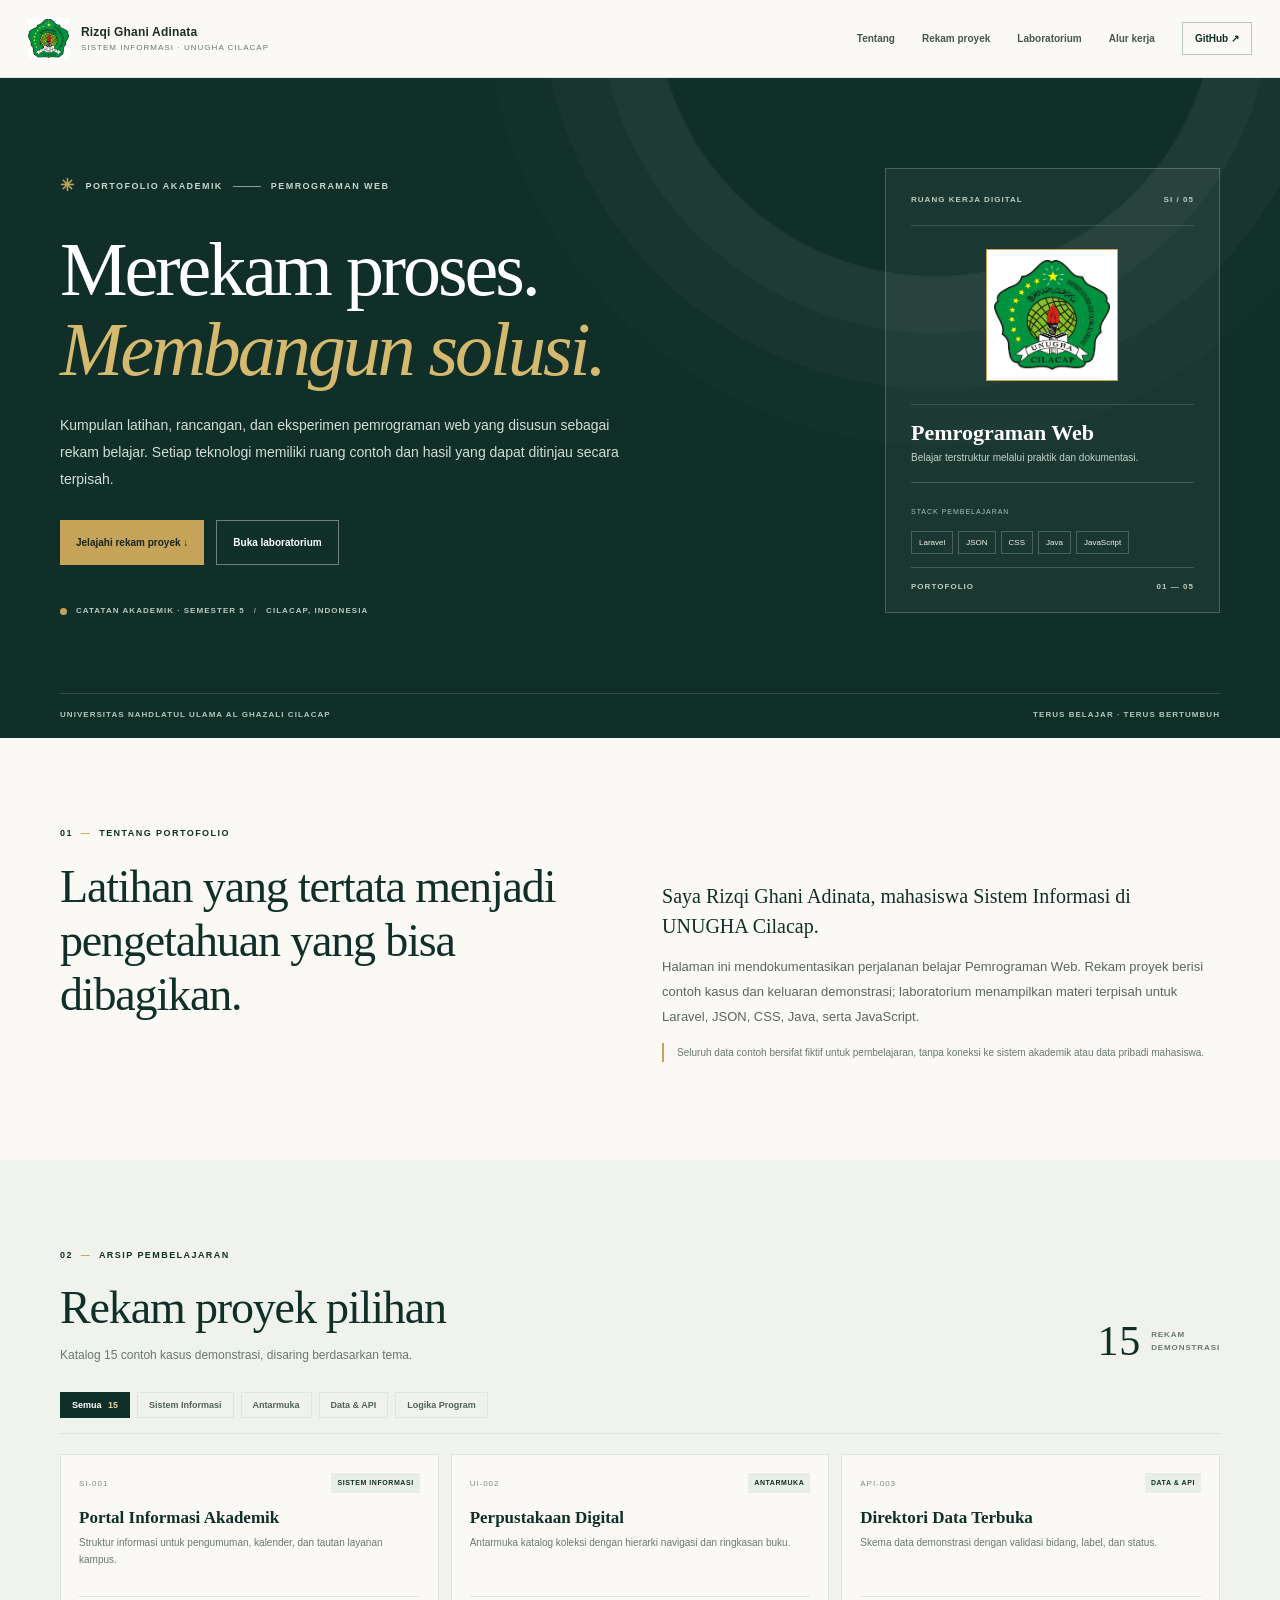
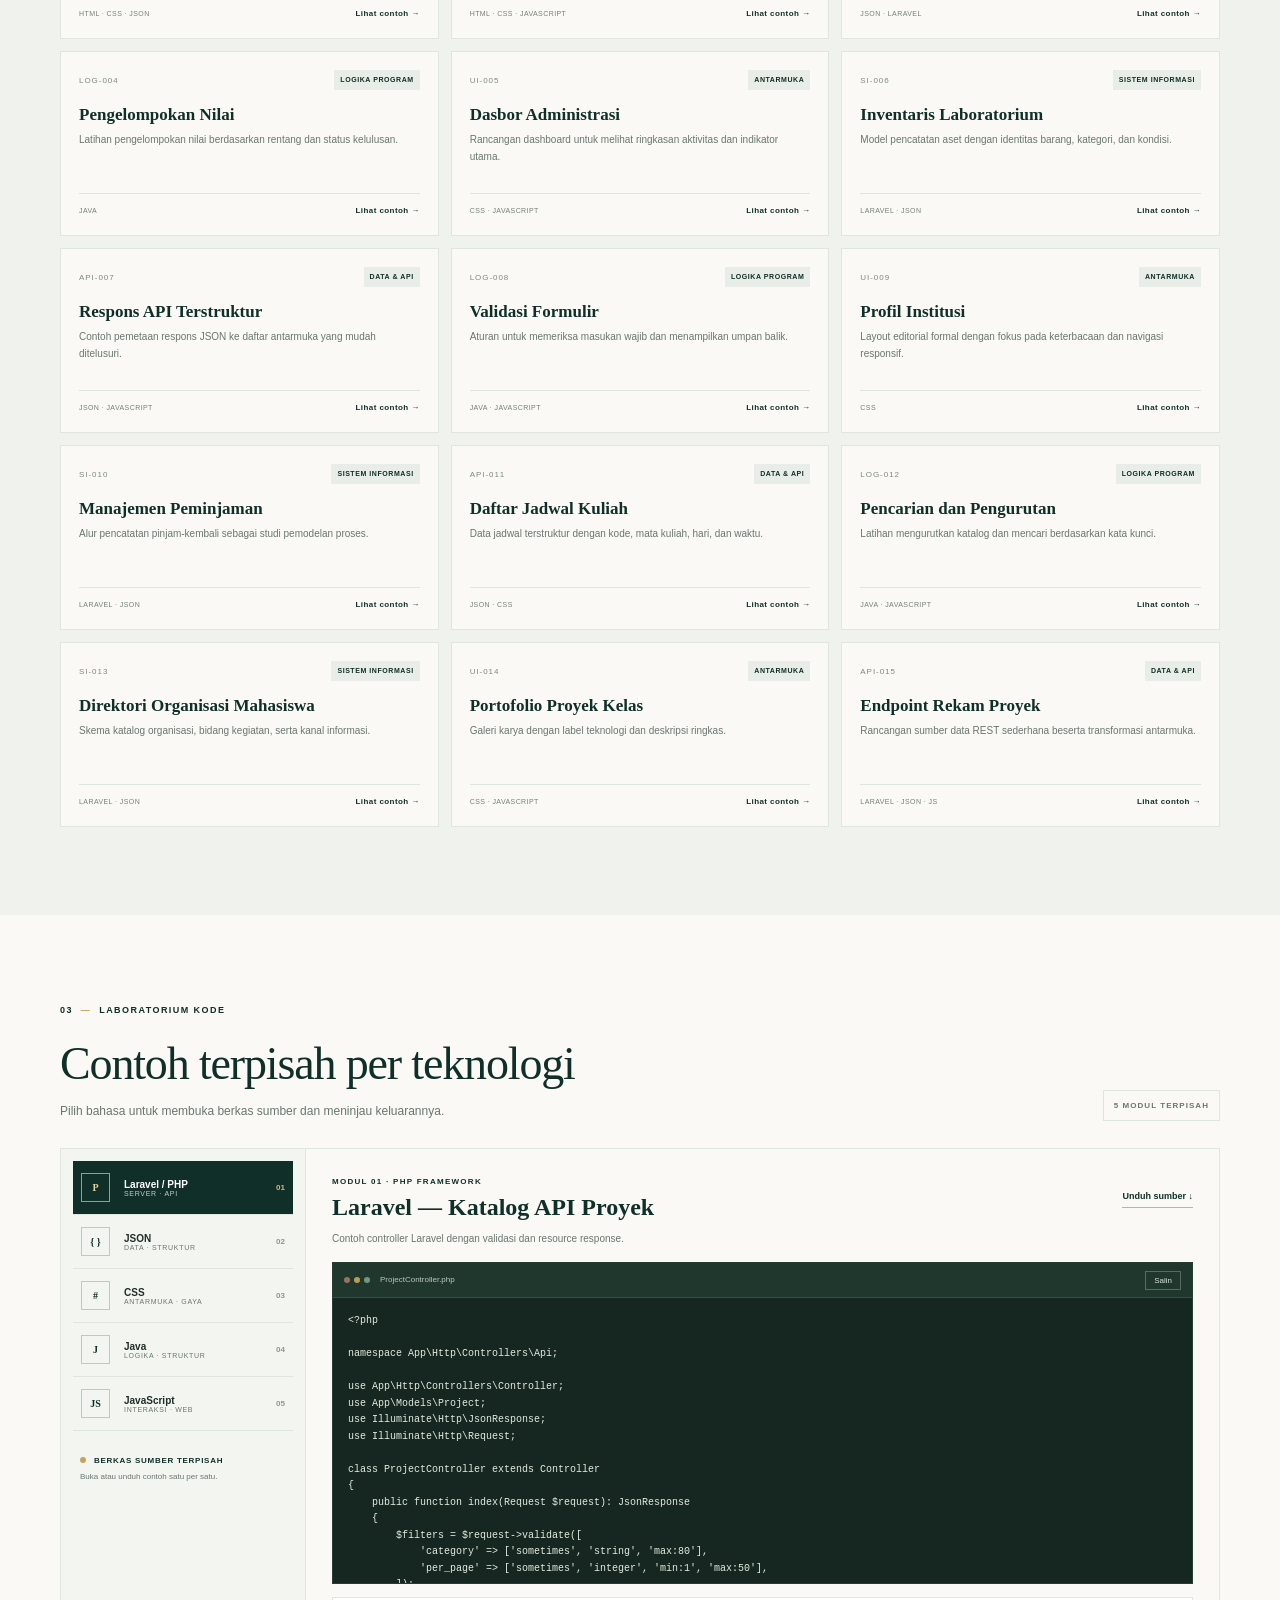
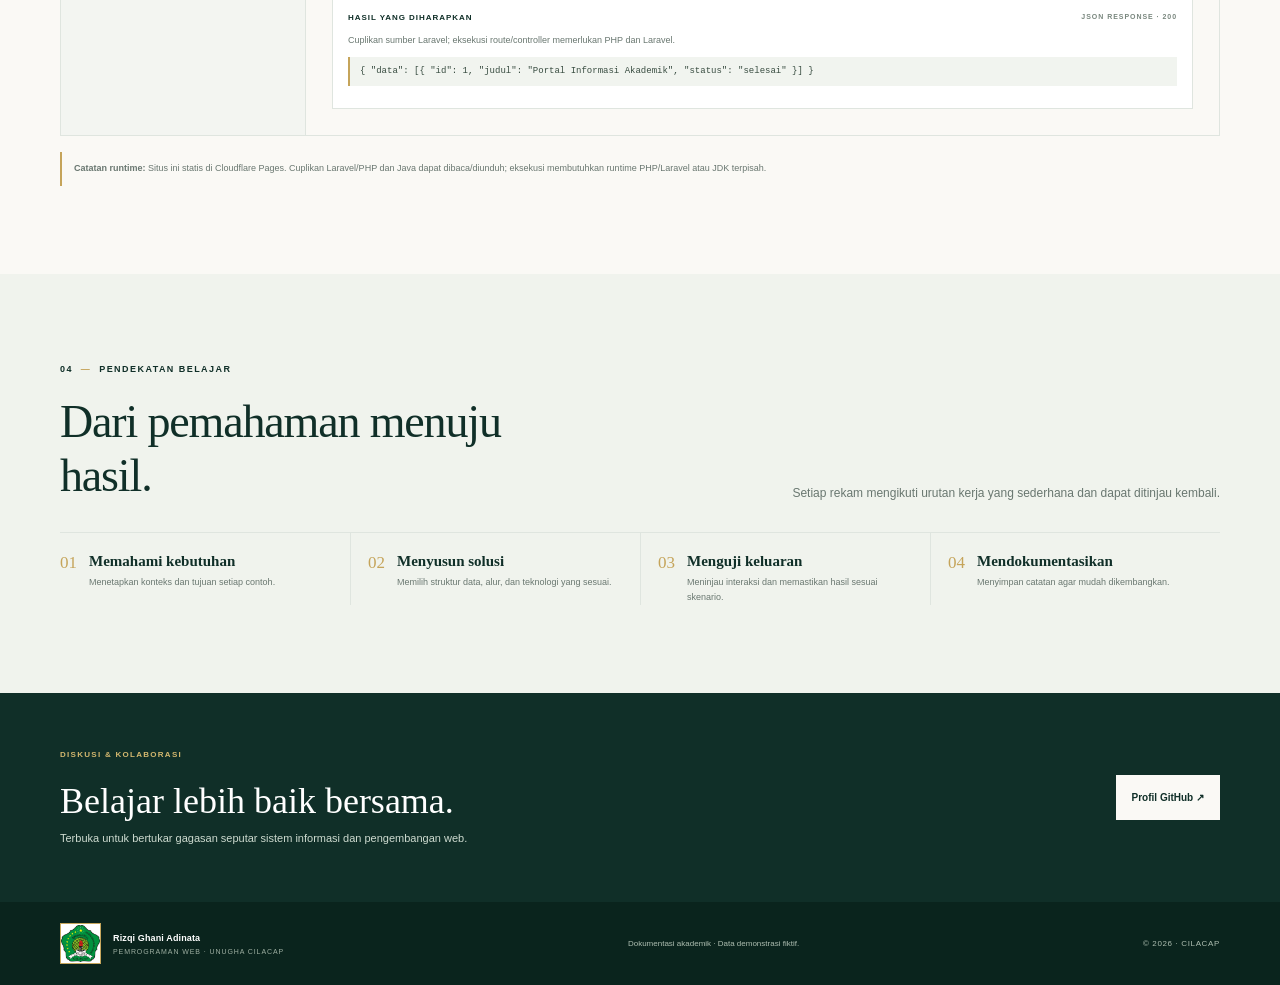
<file: index.html>
<!doctype html>
<html lang="id">
<head>
<meta charset="utf-8"><meta name="viewport" content="width=device-width,initial-scale=1"><meta name="theme-color" content="#102f28">
<meta name="description" content="Portofolio akademik Rizqi Ghani Adinata: rekam proyek Pemrograman Web dengan Laravel, JSON, CSS, Java, dan JavaScript.">
<meta property="og:title" content="Rizqi Ghani Adinata | Portofolio Pemrograman Web"><meta property="og:description" content="Rekam proyek akademik dengan contoh kode dan pratinjau terpisah menurut teknologi.">
<link rel="icon" href="./favicon.svg" type="image/svg+xml"><link rel="stylesheet" href="./style.css"><script src="./app.js" defer></script>
<title>Portofolio Pemrograman Web | Rizqi Ghani Adinata</title>
</head>
<body>
<a class="skip-link" href="#main">Lewati ke konten utama</a>
<header class="topbar"><a class="brand" href="#home" aria-label="Beranda"><span class="brand-mark"><img src="unugha-logo.jpg" alt="Logo resmi UNUGHA Cilacap"></span><span class="brand-copy"><strong>Rizqi Ghani Adinata</strong><small>SISTEM INFORMASI · UNUGHA CILACAP</small></span></a><nav class="main-nav" aria-label="Navigasi utama"><a href="#tentang">Tentang</a><a href="#rekam">Rekam proyek</a><a href="#laboratorium">Laboratorium</a><a href="#alur">Alur kerja</a><a class="nav-contact" href="https://github.com/ghani24ep10007-spec" target="_blank" rel="noreferrer">GitHub ↗</a></nav></header>
<main id="main">
<section class="hero" id="home"><div class="hero-grid wrap"><div class="hero-content"><p class="kicker"><span class="kicker-mark">✳</span> PORTOFOLIO AKADEMIK <i></i> PEMROGRAMAN WEB</p><h1>Merekam proses.<br><em>Membangun solusi.</em></h1><p class="hero-lead">Kumpulan latihan, rancangan, dan eksperimen pemrograman web yang disusun sebagai rekam belajar. Setiap teknologi memiliki ruang contoh dan hasil yang dapat ditinjau secara terpisah.</p><div class="hero-actions"><a class="button button-gold" href="#rekam">Jelajahi rekam proyek ↓</a><a class="button button-outline" href="#laboratorium">Buka laboratorium</a></div><div class="hero-footnote"><span class="status-dot"></span> CATATAN AKADEMIK · SEMESTER 5 <i>/</i> CILACAP, INDONESIA</div></div>
<aside class="hero-panel" aria-label="Ringkasan teknologi"><div class="panel-head"><span>RUANG KERJA DIGITAL</span><span>SI / 05</span></div><div class="panel-monogram"><img src="unugha-logo.jpg" alt="Logo resmi Universitas Nahdlatul Ulama Al Ghazali Cilacap"><i></i><b></b></div><p class="panel-title">Pemrograman Web</p><p class="panel-subtitle">Belajar terstruktur melalui praktik dan dokumentasi.</p><div class="panel-rule"></div><div class="panel-list"><span>STACK PEMBELAJARAN</span><div><b>Laravel</b><b>JSON</b><b>CSS</b><b>Java</b><b>JavaScript</b></div></div><div class="panel-index"><span>PORTOFOLIO</span><span>01 — 05</span></div></aside></div><div class="hero-bottom wrap"><span>UNIVERSITAS NAHDLATUL ULAMA AL GHAZALI CILACAP</span><span>TERUS BELAJAR · TERUS BERTUMBUH</span></div></section>
<section class="section intro-section" id="tentang"><div class="wrap intro-grid"><div><p class="eyebrow">01 <i>—</i> TENTANG PORTOFOLIO</p><h2>Latihan yang tertata menjadi pengetahuan yang bisa dibagikan.</h2></div><div class="intro-copy"><p class="lead">Saya Rizqi Ghani Adinata, mahasiswa Sistem Informasi di UNUGHA Cilacap.</p><p>Halaman ini mendokumentasikan perjalanan belajar Pemrograman Web. Rekam proyek berisi contoh kasus dan keluaran demonstrasi; laboratorium menampilkan materi terpisah untuk Laravel, JSON, CSS, Java, serta JavaScript.</p><p class="subtle-note">Seluruh data contoh bersifat fiktif untuk pembelajaran, tanpa koneksi ke sistem akademik atau data pribadi mahasiswa.</p></div></div></section>
<section class="section records-section" id="rekam"><div class="wrap"><div class="section-heading"><div><p class="eyebrow">02 <i>—</i> ARSIP PEMBELAJARAN</p><h2>Rekam proyek pilihan</h2><p class="section-desc">Katalog 15 contoh kasus demonstrasi, disaring berdasarkan tema.</p></div><div class="record-count"><strong id="record-count">15</strong><span>REKAM<br>DEMONSTRASI</span></div></div>
<div class="filter-bar" role="group" aria-label="Filter rekam proyek"><button class="filter-chip active" type="button" data-filter="Semua" aria-pressed="true">Semua <span>15</span></button><button class="filter-chip" type="button" data-filter="Sistem Informasi" aria-pressed="false">Sistem Informasi</button><button class="filter-chip" type="button" data-filter="Antarmuka" aria-pressed="false">Antarmuka</button><button class="filter-chip" type="button" data-filter="Data & API" aria-pressed="false">Data &amp; API</button><button class="filter-chip" type="button" data-filter="Logika Program" aria-pressed="false">Logika Program</button></div>
<div class="record-grid" id="record-grid" aria-live="polite">
<article class="record-card" data-category="Sistem Informasi"><div class="record-top"><span>SI-001</span><span class="record-badge">SISTEM INFORMASI</span></div><h3>Portal Informasi Akademik</h3><p>Struktur informasi untuk pengumuman, kalender, dan tautan layanan kampus.</p><div class="record-foot"><span>HTML · CSS · JSON</span><a href="#pane-json" data-open-tab="json">Lihat contoh →</a></div></article>
<article class="record-card" data-category="Antarmuka"><div class="record-top"><span>UI-002</span><span class="record-badge">ANTARMUKA</span></div><h3>Perpustakaan Digital</h3><p>Antarmuka katalog koleksi dengan hierarki navigasi dan ringkasan buku.</p><div class="record-foot"><span>HTML · CSS · JAVASCRIPT</span><a href="#pane-css" data-open-tab="css">Lihat contoh →</a></div></article>
<article class="record-card" data-category="Data & API"><div class="record-top"><span>API-003</span><span class="record-badge">DATA &amp; API</span></div><h3>Direktori Data Terbuka</h3><p>Skema data demonstrasi dengan validasi bidang, label, dan status.</p><div class="record-foot"><span>JSON · LARAVEL</span><a href="#pane-laravel" data-open-tab="laravel">Lihat contoh →</a></div></article>
<article class="record-card" data-category="Logika Program"><div class="record-top"><span>LOG-004</span><span class="record-badge">LOGIKA PROGRAM</span></div><h3>Pengelompokan Nilai</h3><p>Latihan pengelompokan nilai berdasarkan rentang dan status kelulusan.</p><div class="record-foot"><span>JAVA</span><a href="#pane-java" data-open-tab="java">Lihat contoh →</a></div></article>
<article class="record-card" data-category="Antarmuka"><div class="record-top"><span>UI-005</span><span class="record-badge">ANTARMUKA</span></div><h3>Dasbor Administrasi</h3><p>Rancangan dashboard untuk melihat ringkasan aktivitas dan indikator utama.</p><div class="record-foot"><span>CSS · JAVASCRIPT</span><a href="#pane-javascript" data-open-tab="javascript">Lihat contoh →</a></div></article>
<article class="record-card" data-category="Sistem Informasi"><div class="record-top"><span>SI-006</span><span class="record-badge">SISTEM INFORMASI</span></div><h3>Inventaris Laboratorium</h3><p>Model pencatatan aset dengan identitas barang, kategori, dan kondisi.</p><div class="record-foot"><span>LARAVEL · JSON</span><a href="#pane-laravel" data-open-tab="laravel">Lihat contoh →</a></div></article>
<article class="record-card" data-category="Data & API"><div class="record-top"><span>API-007</span><span class="record-badge">DATA &amp; API</span></div><h3>Respons API Terstruktur</h3><p>Contoh pemetaan respons JSON ke daftar antarmuka yang mudah ditelusuri.</p><div class="record-foot"><span>JSON · JAVASCRIPT</span><a href="#pane-json" data-open-tab="json">Lihat contoh →</a></div></article>
<article class="record-card" data-category="Logika Program"><div class="record-top"><span>LOG-008</span><span class="record-badge">LOGIKA PROGRAM</span></div><h3>Validasi Formulir</h3><p>Aturan untuk memeriksa masukan wajib dan menampilkan umpan balik.</p><div class="record-foot"><span>JAVA · JAVASCRIPT</span><a href="#pane-javascript" data-open-tab="javascript">Lihat contoh →</a></div></article>
<article class="record-card" data-category="Antarmuka"><div class="record-top"><span>UI-009</span><span class="record-badge">ANTARMUKA</span></div><h3>Profil Institusi</h3><p>Layout editorial formal dengan fokus pada keterbacaan dan navigasi responsif.</p><div class="record-foot"><span>CSS</span><a href="#pane-css" data-open-tab="css">Lihat contoh →</a></div></article>
<article class="record-card" data-category="Sistem Informasi"><div class="record-top"><span>SI-010</span><span class="record-badge">SISTEM INFORMASI</span></div><h3>Manajemen Peminjaman</h3><p>Alur pencatatan pinjam-kembali sebagai studi pemodelan proses.</p><div class="record-foot"><span>LARAVEL · JSON</span><a href="#pane-laravel" data-open-tab="laravel">Lihat contoh →</a></div></article>
<article class="record-card" data-category="Data & API"><div class="record-top"><span>API-011</span><span class="record-badge">DATA &amp; API</span></div><h3>Daftar Jadwal Kuliah</h3><p>Data jadwal terstruktur dengan kode, mata kuliah, hari, dan waktu.</p><div class="record-foot"><span>JSON · CSS</span><a href="#pane-json" data-open-tab="json">Lihat contoh →</a></div></article>
<article class="record-card" data-category="Logika Program"><div class="record-top"><span>LOG-012</span><span class="record-badge">LOGIKA PROGRAM</span></div><h3>Pencarian dan Pengurutan</h3><p>Latihan mengurutkan katalog dan mencari berdasarkan kata kunci.</p><div class="record-foot"><span>JAVA · JAVASCRIPT</span><a href="#pane-java" data-open-tab="java">Lihat contoh →</a></div></article>
<article class="record-card" data-category="Sistem Informasi"><div class="record-top"><span>SI-013</span><span class="record-badge">SISTEM INFORMASI</span></div><h3>Direktori Organisasi Mahasiswa</h3><p>Skema katalog organisasi, bidang kegiatan, serta kanal informasi.</p><div class="record-foot"><span>LARAVEL · JSON</span><a href="#pane-laravel" data-open-tab="laravel">Lihat contoh →</a></div></article>
<article class="record-card" data-category="Antarmuka"><div class="record-top"><span>UI-014</span><span class="record-badge">ANTARMUKA</span></div><h3>Portofolio Proyek Kelas</h3><p>Galeri karya dengan label teknologi dan deskripsi ringkas.</p><div class="record-foot"><span>CSS · JAVASCRIPT</span><a href="#pane-css" data-open-tab="css">Lihat contoh →</a></div></article>
<article class="record-card" data-category="Data & API"><div class="record-top"><span>API-015</span><span class="record-badge">DATA &amp; API</span></div><h3>Endpoint Rekam Proyek</h3><p>Rancangan sumber data REST sederhana beserta transformasi antarmuka.</p><div class="record-foot"><span>LARAVEL · JSON · JS</span><a href="#pane-laravel" data-open-tab="laravel">Lihat contoh →</a></div></article>
</div></div></section>
<section class="section lab-section" id="laboratorium"><div class="wrap"><div class="section-heading"><div><p class="eyebrow">03 <i>—</i> LABORATORIUM KODE</p><h2>Contoh terpisah per teknologi</h2><p class="section-desc">Pilih bahasa untuk membuka berkas sumber dan meninjau keluarannya.</p></div><span class="lab-counter">5 MODUL TERPISAH</span></div>
<div class="lab-layout"><div class="lab-sidebar" role="tablist" aria-label="Pilih bahasa pemrograman">
<button class="language-tab active" type="button" role="tab" id="tab-laravel" aria-controls="pane-laravel" aria-selected="true" data-language="laravel"><span class="language-mark">P</span><span><strong>Laravel / PHP</strong><small>SERVER · API</small></span><b>01</b></button>
<button class="language-tab" type="button" role="tab" id="tab-json" aria-controls="pane-json" aria-selected="false" data-language="json"><span class="language-mark">{ }</span><span><strong>JSON</strong><small>DATA · STRUKTUR</small></span><b>02</b></button>
<button class="language-tab" type="button" role="tab" id="tab-css" aria-controls="pane-css" aria-selected="false" data-language="css"><span class="language-mark">#</span><span><strong>CSS</strong><small>ANTARMUKA · GAYA</small></span><b>03</b></button>
<button class="language-tab" type="button" role="tab" id="tab-java" aria-controls="pane-java" aria-selected="false" data-language="java"><span class="language-mark">J</span><span><strong>Java</strong><small>LOGIKA · STRUKTUR</small></span><b>04</b></button>
<button class="language-tab" type="button" role="tab" id="tab-javascript" aria-controls="pane-javascript" aria-selected="false" data-language="javascript"><span class="language-mark">JS</span><span><strong>JavaScript</strong><small>INTERAKSI · WEB</small></span><b>05</b></button><div class="sidebar-note"><span class="status-dot"></span> BERKAS SUMBER TERPISAH<br><small>Buka atau unduh contoh satu per satu.</small></div></div>
<div class="lab-content">
<section class="language-pane active" id="pane-laravel" role="tabpanel" aria-labelledby="tab-laravel" data-pane="laravel"><div class="pane-heading"><div><p class="eyebrow">MODUL 01 · PHP FRAMEWORK</p><h3>Laravel — Katalog API Proyek</h3></div><a class="source-link" href="./examples/ProjectController.php" download>Unduh sumber ↓</a></div><p class="pane-description">Contoh controller Laravel dengan validasi dan resource response.</p><div class="code-window"><div class="code-title"><span><i></i><i></i><i></i></span><b>ProjectController.php</b><button class="copy-code" type="button" data-copy="laravel">Salin</button></div><pre><code data-code="laravel">Memuat contoh Laravel…</code></pre></div><div class="output-box"><div class="output-heading"><span>HASIL YANG DIHARAPKAN</span><span class="output-status">JSON RESPONSE · 200</span></div><p>Cuplikan sumber Laravel; eksekusi route/controller memerlukan PHP dan Laravel.</p><pre class="output-code">{ "data": [{ "id": 1, "judul": "Portal Informasi Akademik", "status": "selesai" }] }</pre></div></section>
<section class="language-pane" id="pane-json" role="tabpanel" aria-labelledby="tab-json" data-pane="json" hidden><div class="pane-heading"><div><p class="eyebrow">MODUL 02 · FORMAT DATA</p><h3>JSON — Rekam Proyek</h3></div><a class="source-link" href="./examples/projects.json" download>Unduh sumber ↓</a></div><p class="pane-description">15 rekam demonstrasi dengan ID, kategori, ringkasan, dan tumpukan teknologi.</p><div class="code-window"><div class="code-title"><span><i></i><i></i><i></i></span><b>projects.json</b><button class="copy-code" type="button" data-copy="json">Salin</button></div><pre><code data-code="json">Memuat contoh JSON…</code></pre></div><div class="output-box"><div class="output-heading"><span>PRATINJAU DATA</span><span class="output-status" id="json-count">15 REKAM</span></div><div class="json-preview" id="json-preview">Memuat data demonstrasi…</div></div></section>
<section class="language-pane" id="pane-css" role="tabpanel" aria-labelledby="tab-css" data-pane="css" hidden><div class="pane-heading"><div><p class="eyebrow">MODUL 03 · PRESENTASI</p><h3>CSS — Sistem Antarmuka</h3></div><a class="source-link" href="./examples/theme.css" download>Unduh sumber ↓</a></div><p class="pane-description">Token visual dan kartu formal responsif untuk memisahkan struktur dan tampilan.</p><div class="code-window"><div class="code-title"><span><i></i><i></i><i></i></span><b>theme.css</b><button class="copy-code" type="button" data-copy="css">Salin</button></div><pre><code data-code="css">Memuat contoh CSS…</code></pre></div><div class="output-box"><div class="output-heading"><span>PRATINJAU KOMPONEN</span><span class="output-status">RESPONSIF</span></div><div class="css-preview"><span class="preview-number">SI-001</span><h4>Portal Informasi Akademik</h4><p>Ringkasan informasi untuk komunitas kampus.</p><span class="preview-tag">SISTEM INFORMASI</span></div></div></section>
<section class="language-pane" id="pane-java" role="tabpanel" aria-labelledby="tab-java" data-pane="java" hidden><div class="pane-heading"><div><p class="eyebrow">MODUL 04 · PEMROGRAMAN</p><h3>Java — Katalog Bertipe</h3></div><a class="source-link" href="./examples/ProjectCatalog.java" download>Unduh sumber ↓</a></div><p class="pane-description">Kelas bertipe untuk merepresentasikan dan menyaring rekam proyek.</p><div class="code-window"><div class="code-title"><span><i></i><i></i><i></i></span><b>ProjectCatalog.java</b><button class="copy-code" type="button" data-copy="java">Salin</button></div><pre><code data-code="java">Memuat contoh Java…</code></pre></div><div class="output-box"><div class="output-heading"><span>CONTOH KELUARAN</span><span class="output-status">SIMULASI</span></div><pre class="output-code">Katalog Proyek Pemrograman Web<br>Jumlah contoh: 3<br>Urutan: SI-001 → UI-002 → API-003</pre><p>Untuk menjalankan contoh, kompilasi dengan Java Development Kit (JDK).</p></div></section>
<section class="language-pane" id="pane-javascript" role="tabpanel" aria-labelledby="tab-javascript" data-pane="javascript" hidden><div class="pane-heading"><div><p class="eyebrow">MODUL 05 · INTERAKSI WEB</p><h3>JavaScript — Filter Langsung</h3></div><a class="source-link" href="./examples/filter.js" download>Unduh sumber ↓</a></div><p class="pane-description">Filter katalog contoh melalui kata kunci tanpa memuat ulang halaman.</p><div class="code-window"><div class="code-title"><span><i></i><i></i><i></i></span><b>filter.js</b><button class="copy-code" type="button" data-copy="javascript">Salin</button></div><pre><code data-code="javascript">Memuat contoh JavaScript…</code></pre></div><div class="output-box"><div class="output-heading"><span>COBA INTERAKSI</span><span class="output-status">LIVE DEMO</span></div><label class="search-label" for="demo-search">Cari dalam 15 rekam demo</label><div class="search-row"><input id="demo-search" type="search" placeholder="Misalnya: katalog, jadwal, data…"><button class="button button-dark" type="button" id="demo-search-button">Cari</button></div><p class="search-result" id="demo-result" aria-live="polite">Ketik kata kunci lalu tekan Cari.</p></div></section>
</div></div><p class="runtime-note"><strong>Catatan runtime:</strong> Situs ini statis di Cloudflare Pages. Cuplikan Laravel/PHP dan Java dapat dibaca/diunduh; eksekusi membutuhkan runtime PHP/Laravel atau JDK terpisah.</p></div></section>
<section class="section process-section" id="alur"><div class="wrap"><div class="section-heading"><div><p class="eyebrow">04 <i>—</i> PENDEKATAN BELAJAR</p><h2>Dari pemahaman menuju hasil.</h2></div><p class="section-desc">Setiap rekam mengikuti urutan kerja yang sederhana dan dapat ditinjau kembali.</p></div><ol class="process-list"><li><span>01</span><div><h3>Memahami kebutuhan</h3><p>Menetapkan konteks dan tujuan setiap contoh.</p></div></li><li><span>02</span><div><h3>Menyusun solusi</h3><p>Memilih struktur data, alur, dan teknologi yang sesuai.</p></div></li><li><span>03</span><div><h3>Menguji keluaran</h3><p>Meninjau interaksi dan memastikan hasil sesuai skenario.</p></div></li><li><span>04</span><div><h3>Mendokumentasikan</h3><p>Menyimpan catatan agar mudah dikembangkan.</p></div></li></ol></div></section>
<section class="contact-section"><div class="wrap contact-inner"><div><p class="eyebrow">DISKUSI &amp; KOLABORASI</p><h2>Belajar lebih baik bersama.</h2><p>Terbuka untuk bertukar gagasan seputar sistem informasi dan pengembangan web.</p></div><a class="button button-light" href="https://github.com/ghani24ep10007-spec" target="_blank" rel="noreferrer">Profil GitHub ↗</a></div></section>
</main>
<footer class="site-footer"><div class="wrap footer-inner"><a class="footer-brand" href="#home"><span class="brand-mark"><img src="unugha-logo.jpg" alt="Logo resmi UNUGHA Cilacap"></span><span><strong>Rizqi Ghani Adinata</strong><small>PEMROGRAMAN WEB · UNUGHA CILACAP</small></span></a><p>Dokumentasi akademik · Data demonstrasi fiktif.</p><span class="copyright">© 2026 · CILACAP</span></div></footer>
</body></html>
</file>
<file: style.css>
:root{
  --forest:#102f28;
  --forest-2:#19493d;
  --gold:#c5a45a;
  --ink:#1e2d28;
  --muted:#697770;
  --paper:#faf9f5;
  --white:#fff;
  --line:#dfe5df;
  --wash:#f0f3ed;
  --code:#152720;
  --serif:Georgia,"Times New Roman",serif;
  --sans:"Aptos","Segoe UI",Arial,sans-serif
}
*{
  box-sizing:border-box
}
html{
  scroll-behavior:smooth;
  scroll-padding-top:88px
}
body{
  margin:0;
  background:var(--paper);
  color:var(--ink);
  font:15px/1.7 var(--sans);
  -webkit-font-smoothing:antialiased
}
a{
  color:inherit
}
.wrap{
  width:min(1160px,calc(100% - 56px));
  margin-inline:auto
}
.skip-link{
  position:absolute;
  left:12px;
  top:-50px;
  z-index:10;
  background:#fff;
  padding:10px
}
.skip-link:focus{
  top:10px
}
.topbar{
  height:78px;
  background:var(--paper);
  border-bottom:1px solid var(--line);
  display:flex;
  align-items:center;
  justify-content:space-between;
  padding:0 max(calc((100% - 1240px)/2),28px);
  position:sticky;
  top:0;
  z-index:5
}
.brand,.footer-brand{
  display:flex;
  align-items:center;
  gap:12px;
  text-decoration:none
}
.brand-mark{
  width:41px;
  height:41px;
  background:var(--forest);
  color:var(--gold);
  display:grid;
  place-items:center;
  font:600 15px var(--serif);
  letter-spacing:.08em
}
.brand-copy,.footer-brand>span:last-child{
  display:grid;
  line-height:1.35
}
.brand-copy strong,.footer-brand strong{
  font-size:12px;
  letter-spacing:.015em
}
.brand-copy small,.footer-brand small{
  font-size:8px;
  color:var(--muted);
  letter-spacing:.13em;
  margin-top:3px
}
.main-nav{
  display:flex;
  align-items:center;
  gap:27px
}
.main-nav a{
  text-decoration:none;
  color:#46564e;
  font-size:10px;
  font-weight:600
}
.main-nav a:hover,.main-nav .nav-contact{
  color:var(--forest)
}
.main-nav .nav-contact{
  border:1px solid #b9c6bb;
  padding:7px 12px
}
.hero{
  background:var(--forest);
  color:white;
  position:relative;
  overflow:hidden
}
.hero:before{
  content:"";
  position:absolute;
  width:560px;
  height:560px;
  border:1px solid #ffffff0e;
  border-radius:50%;
  right:5%;
  top:-55%;
  box-shadow:0 0 0 56px #ffffff07,0 0 0 112px #ffffff05,0 0 0 168px #ffffff03
}
.hero-grid{
  position:relative;
  display:grid;
  grid-template-columns:1.15fr .75fr;
  gap:100px;
  align-items:center;
  padding-block:85px 75px
}
.hero-content{
  max-width:650px
}
.kicker,.eyebrow{
  font-size:9px;
  font-weight:700;
  letter-spacing:.16em
}
.kicker{
  color:#c7d4ca;
  display:flex;
  align-items:center;
  gap:10px
}
.kicker-mark{
  color:var(--gold);
  font-size:17px
}
.kicker i{
  width:28px;
  height:1px;
  background:#8ba194
}
.hero h1{
  font:500 clamp(47px,6vw,76px)/1.05 var(--serif);
  letter-spacing:-.04em;
  margin:29px 0 23px
}
.hero h1 em{
  font-weight:500;
  color:#d5b96f
}
.hero-lead{
  color:#d2ded5;
  font-size:14px;
  max-width:580px;
  line-height:1.9
}
.hero-actions{
  display:flex;
  gap:12px;
  margin-top:28px
}
.button{
  min-height:45px;
  display:inline-flex;
  align-items:center;
  justify-content:center;
  gap:15px;
  padding:0 16px;
  text-decoration:none;
  font-size:10px;
  font-weight:700;
  transition:transform .18s,background .18s
}
.button:hover{
  transform:translateY(-2px)
}
.button-gold{
  background:var(--gold);
  color:#16251e
}
.button-outline{
  border:1px solid #ffffff65;
  color:white
}
.button-outline:hover{
  background:#ffffff12
}
.hero-footnote{
  display:flex;
  align-items:center;
  gap:9px;
  margin-top:39px;
  color:#b9c9bd;
  font-size:8px;
  letter-spacing:.13em;
  font-weight:700
}
.status-dot{
  width:7px;
  height:7px;
  background:var(--gold);
  border-radius:50%;
  display:inline-block
}
.hero-footnote i{
  font-style:normal;
  color:#8da294
}
.hero-panel{
  max-width:335px;
  width:100%;
  justify-self:end;
  background:#ffffff0b;
  border:1px solid #ffffff35;
  padding:24px 25px 18px
}
.panel-head,.panel-index{
  display:flex;
  justify-content:space-between;
  color:#bdcdbf;
  font-size:8px;
  font-weight:700;
  letter-spacing:.13em
}
.panel-monogram{
  height:180px;
  margin:19px 0 15px;
  display:grid;
  place-items:center;
  position:relative;
  border-block:1px solid #ffffff24
}
.panel-monogram span{
  width:115px;
  height:115px;
  border:1px solid var(--gold);
  display:grid;
  place-items:center;
  font:500 42px var(--serif);
  color:#e3d39f;
  position:relative
}
.panel-monogram i,.panel-monogram b{
  position:absolute;
  width:146px;
  height:1px;
  background:#ffffff3a;
  transform:rotate(45deg)
}
.panel-monogram b{
  transform:rotate(-45deg)
}
.panel-title{
  font:600 22px var(--serif);
  margin:0
}
.panel-subtitle{
  font-size:10px;
  color:#c4d2c7;
  margin:3px 0 16px
}
.panel-rule{
  height:1px;
  background:#ffffff2f
}
.panel-list{
  padding:13px 0
}
.panel-list>span{
  font-size:7px;
  color:#afc1b3;
  letter-spacing:.14em
}
.panel-list div{
  display:flex;
  flex-wrap:wrap;
  gap:5px;
  margin-top:9px
}
.panel-list b{
  font-size:8px;
  font-weight:500;
  padding:4px 7px;
  border:1px solid #ffffff36;
  color:#f2f1e9
}
.panel-index{
  border-top:1px solid #ffffff2f;
  padding-top:12px
}
.hero-bottom{
  position:relative;
  display:flex;
  justify-content:space-between;
  border-top:1px solid #ffffff25;
  padding:14px 0 17px;
  color:#b5c6b9;
  font-size:8px;
  letter-spacing:.13em;
  font-weight:700
}
.section{
  padding-block:88px
}
.intro-section{
  background:var(--paper)
}
.intro-grid{
  display:grid;
  grid-template-columns:.9fr 1fr;
  gap:100px
}
.eyebrow{
  color:var(--forest);
  margin:0 0 18px
}
.eyebrow i{
  color:var(--gold);
  font-style:normal;
  padding-inline:4px
}
.intro-grid h2,.section-heading h2{
  font:500 clamp(32px,4vw,46px)/1.18 var(--serif);
  letter-spacing:-.025em;
  color:var(--forest);
  margin:0;
  max-width:520px
}
.intro-copy{
  padding-top:35px;
  font-size:13px;
  color:#59675e;
  line-height:1.9
}
.intro-copy .lead{
  font:500 20px/1.5 var(--serif);
  color:var(--forest);
  margin-bottom:14px
}
.subtle-note{
  border-left:2px solid var(--gold);
  padding-left:13px;
  font-size:10px;
  color:var(--muted)
}
.records-section{
  background:var(--wash)
}
.section-heading{
  display:flex;
  justify-content:space-between;
  align-items:end;
  gap:25px;
  margin-bottom:27px
}
.section-desc{
  font-size:12px;
  color:var(--muted);
  margin:10px 0 0
}
.record-count{
  display:flex;
  align-items:center;
  gap:10px;
  color:var(--muted);
  font-size:8px;
  font-weight:700;
  letter-spacing:.11em
}
.record-count strong{
  font:500 42px var(--serif);
  color:var(--forest)
}
.filter-bar{
  display:flex;
  flex-wrap:wrap;
  gap:7px;
  border-bottom:1px solid var(--line);
  padding-bottom:15px;
  margin-bottom:20px
}
.filter-chip{
  border:1px solid var(--line);
  background:transparent;
  color:#526157;
  padding:7px 11px;
  font:600 9px var(--sans);
  cursor:pointer
}
.filter-chip span{
  color:#839086;
  margin-left:4px
}
.filter-chip.active,.filter-chip:hover{
  background:var(--forest);
  border-color:var(--forest);
  color:white
}
.filter-chip.active span{
  color:#e3d39f
}
.record-grid{
  display:grid;
  grid-template-columns:repeat(3,1fr);
  gap:12px
}
.record-card{
  background:var(--paper);
  border:1px solid var(--line);
  padding:18px;
  min-height:185px;
  display:flex;
  flex-direction:column
}
.record-card[hidden]{
  display:none
}
.record-top,.record-foot{
  display:flex;
  align-items:center;
  justify-content:space-between;
  gap:10px
}
.record-top{
  color:#7c8980;
  font-size:8px;
  letter-spacing:.12em
}
.record-badge{
  font-size:7px;
  font-weight:700;
  color:var(--forest);
  background:#e8eee7;
  padding:4px 6px;
  letter-spacing:.08em
}
.record-card h3{
  font:600 17px var(--serif);
  color:var(--forest);
  margin:15px 0 6px
}
.record-card p{
  font-size:10px;
  line-height:1.7;
  color:var(--muted);
  margin:0 0 14px
}
.record-foot{
  margin-top:auto;
  border-top:1px solid var(--line);
  padding-top:10px;
  color:#748078;
  font-size:7px;
  letter-spacing:.06em
}
.record-foot a{
  color:var(--forest);
  font-weight:700;
  text-decoration:none;
  font-size:8px;
  white-space:nowrap
}
.lab-section{
  background:var(--paper)
}
.lab-counter{
  color:var(--muted);
  font-size:8px;
  font-weight:700;
  letter-spacing:.13em;
  border:1px solid var(--line);
  padding:8px 10px;
  white-space:nowrap
}
.lab-layout{
  display:grid;
  grid-template-columns:245px 1fr;
  border:1px solid var(--line);
  min-height:580px
}
.lab-sidebar{
  background:#f3f5f1;
  border-right:1px solid var(--line);
  padding:12px
}
.language-tab{
  width:100%;
  border:0;
  border-bottom:1px solid var(--line);
  background:transparent;
  display:grid;
  grid-template-columns:34px 1fr auto;
  gap:9px;
  align-items:center;
  text-align:left;
  padding:12px 8px;
  cursor:pointer;
  color:var(--ink)
}
.language-tab:hover,.language-tab.active{
  background:var(--forest);
  color:white
}
.language-mark{
  width:29px;
  height:29px;
  border:1px solid #bfcabf;
  display:grid;
  place-items:center;
  font:600 10px var(--serif);
  color:var(--forest)
}
.language-tab.active .language-mark,.language-tab:hover .language-mark{
  color:#e4d39f;
  border-color:#aa9b66
}
.language-tab>span:nth-child(2){
  display:grid
}
.language-tab strong{
  font-size:10px
}
.language-tab small{
  font-size:7px;
  letter-spacing:.1em;
  color:var(--muted)
}
.language-tab.active small,.language-tab:hover small{
  color:#c1d0c3
}
.language-tab>b{
  font-size:8px;
  color:#8c998f
}
.language-tab.active>b,.language-tab:hover>b{
  color:#d5b96f
}
.sidebar-note{
  margin:22px 7px 0;
  color:var(--forest);
  font-size:8px;
  font-weight:700;
  letter-spacing:.09em;
  line-height:2
}
.sidebar-note small{
  font-size:8px;
  letter-spacing:0;
  font-weight:400;
  color:var(--muted)
}
.sidebar-note .status-dot{
  margin-right:5px;
  width:6px;
  height:6px
}
.lab-content{
  padding:26px;
  min-width:0
}
.language-pane[hidden]{
  display:none
}
.pane-heading{
  display:flex;
  align-items:center;
  justify-content:space-between;
  gap:15px
}
.pane-heading .eyebrow{
  font-size:8px;
  margin-bottom:5px
}
.pane-heading h3{
  font:600 24px var(--serif);
  color:var(--forest);
  margin:0
}
.source-link{
  color:var(--forest);
  text-decoration:none;
  border-bottom:1px solid #aeb9ae;
  padding-bottom:3px;
  font-size:9px;
  font-weight:700;
  white-space:nowrap
}
.pane-description{
  color:var(--muted);
  font-size:10px;
  margin:9px 0 15px
}
.code-window{
  border:1px solid #263d33;
  background:var(--code);
  color:#e3e9e1;
  overflow:hidden
}
.code-title{
  height:35px;
  background:#20372e;
  border-bottom:1px solid #3c4d44;
  display:flex;
  align-items:center;
  gap:10px;
  padding:0 11px;
  color:#bbc9bd;
  font-size:8px
}
.code-title>span{
  display:flex;
  gap:4px
}
.code-title i{
  height:6px;
  width:6px;
  border-radius:50%;
  background:#9a7060
}
.code-title i:nth-child(2){
  background:#b99a57
}
.code-title i:nth-child(3){
  background:#71977c
}
.code-title b{
  font-weight:500
}
.copy-code{
  margin-left:auto;
  background:transparent;
  border:1px solid #5a6a5f;
  color:#dbe4da;
  padding:4px 8px;
  font-size:8px;
  cursor:pointer
}
.code-window pre{
  max-height:285px;
  overflow:auto;
  margin:0;
  padding:15px;
  font:10px/1.65 Consolas,"Courier New",monospace;
  white-space:pre;
  color:#e5ebdf
}
.output-box{
  margin-top:13px;
  border:1px solid var(--line);
  padding:13px 15px;
  background:#fff
}
.output-heading{
  display:flex;
  justify-content:space-between;
  gap:10px;
  color:var(--forest);
  font-size:8px;
  font-weight:700;
  letter-spacing:.12em
}
.output-status{
  color:#79877e;
  font-size:7px
}
.output-box>p{
  font-size:9px;
  color:var(--muted);
  margin:8px 0
}
.output-code{
  background:#f1f4ef;
  border-left:2px solid var(--gold);
  padding:8px 10px;
  color:#384c40;
  font:9px/1.5 Consolas,"Courier New",monospace;
  overflow:auto
}
.json-preview{
  display:grid;
  grid-template-columns:repeat(2,1fr);
  gap:5px;
  margin-top:10px
}
.json-row{
  display:flex;
  justify-content:space-between;
  gap:8px;
  padding:7px;
  background:#f4f6f2;
  font-size:8px;
  color:#4d5a51
}
.json-row b{
  color:var(--forest)
}
.css-preview{
  margin-top:10px;
  padding:16px;
  border:1px solid var(--line);
  max-width:330px
}
.preview-number,.preview-tag{
  color:var(--forest);
  font-size:7px;
  letter-spacing:.12em;
  font-weight:700
}
.css-preview h4{
  font:600 18px var(--serif);
  color:var(--forest);
  margin:8px 0 3px
}
.css-preview p{
  font-size:9px;
  color:var(--muted);
  margin:0 0 10px
}
.preview-tag{
  background:#e8eee7;
  padding:4px 6px
}
.search-label{
  display:block;
  font-size:9px;
  color:var(--muted);
  margin-top:12px
}
.search-row{
  display:flex;
  gap:8px;
  margin-top:5px
}
.search-row input{
  min-width:0;
  flex:1;
  border:1px solid var(--line);
  padding:9px 10px;
  font:10px var(--sans)
}
.button-dark{
  background:var(--forest);
  border:0;
  color:white;
  cursor:pointer
}
.search-result{
  color:var(--forest)!important;
  font-weight:600
}
.runtime-note{
  font-size:9px;
  line-height:1.7;
  color:var(--muted);
  border-left:2px solid var(--gold);
  padding:9px 12px;
  margin:16px 0 0
}
.process-section{
  background:var(--wash)
}
.process-list{
  list-style:none;
  margin:28px 0 0;
  padding:0;
  border-top:1px solid var(--line);
  display:grid;
  grid-template-columns:repeat(4,1fr)
}
.process-list li{
  padding:20px 16px 0 0;
  display:flex;
  gap:12px
}
.process-list li+li{
  border-left:1px solid var(--line);
  padding-left:17px
}
.process-list li>span{
  font:500 17px var(--serif);
  color:var(--gold)
}
.process-list h3{
  font:600 15px var(--serif);
  color:var(--forest);
  margin:0 0 5px
}
.process-list p{
  font-size:9px;
  color:var(--muted);
  margin:0
}
.contact-section{
  background:var(--forest);
  color:#fff;
  padding-block:55px
}
.contact-inner{
  display:flex;
  justify-content:space-between;
  align-items:center;
  gap:25px
}
.contact-inner .eyebrow{
  color:#d4b86f;
  font-size:8px
}
.contact-inner h2{
  font:500 36px var(--serif);
  margin:7px 0
}
.contact-inner p:not(.eyebrow){
  font-size:11px;
  color:#cedbd0;
  margin:0
}
.button-light{
  background:var(--paper);
  color:var(--forest);
  white-space:nowrap
}
.site-footer{
  background:#0a241d;
  color:#fff
}
.footer-inner{
  min-height:83px;
  display:flex;
  align-items:center;
  justify-content:space-between;
  gap:20px
}
.footer-brand .brand-mark{
  border:1px solid #c7a75d
}
.footer-brand strong{
  font-size:9px
}
.footer-brand small{
  color:#9eafa2;
  font-size:7px
}
.footer-inner>p,.copyright{
  color:#aebeb1;
  font-size:8px;
  margin:0
}
.copyright{
  letter-spacing:.08em
}
@media(max-width:950px){
  .hero-grid{
  gap:45px
}
.intro-grid{
  gap:55px
}
.lab-layout{
  grid-template-columns:205px 1fr
}
.lab-content{
  padding:19px
}
.record-grid{
  grid-template-columns:repeat(2,1fr)
}

}
@media(max-width:700px){
  .wrap{
  width:calc(100% - 34px)
}
.topbar{
  height:auto;
  min-height:70px;
  padding:9px 17px;
  flex-wrap:wrap;
  gap:6px
}
.brand-mark{
  width:35px;
  height:35px
}
.brand-copy strong{
  font-size:10px
}
.brand-copy small{
  font-size:7px
}
.main-nav{
  width:100%;
  overflow:auto;
  gap:18px;
  padding:5px 0 3px;
  white-space:nowrap
}
.main-nav a{
  font-size:9px
}
.main-nav .nav-contact{
  padding:4px 8px
}
.hero-grid{
  grid-template-columns:1fr;
  padding-block:52px 38px;
  gap:35px
}
.hero h1{
  font-size:clamp(45px,12vw,61px)
}
.hero-lead{
  font-size:12px
}
.hero-panel{
  justify-self:start;
  max-width:none
}
.panel-monogram{
  height:130px
}
.panel-monogram span{
  width:88px;
  height:88px;
  font-size:32px
}
.hero-footnote{
  font-size:7px;
  flex-wrap:wrap
}
.hero-bottom{
  font-size:6px;
  gap:10px
}
.hero-bottom span:last-child{
  text-align:right
}
.section{
  padding-block:59px
}
.intro-grid{
  grid-template-columns:1fr;
  gap:16px
}
.intro-copy{
  padding-top:0
}
.intro-grid h2,.section-heading h2{
  font-size:34px
}
.section-heading{
  align-items:flex-start
}
.record-count{
  gap:6px
}
.record-count strong{
  font-size:33px
}
.filter-bar{
  gap:5px
}
.filter-chip{
  font-size:8px;
  padding:6px 8px
}
.record-grid{
  grid-template-columns:1fr
}
.record-card{
  min-height:165px
}
.lab-counter{
  display:none
}
.lab-layout{
  grid-template-columns:1fr
}
.lab-sidebar{
  display:grid;
  grid-template-columns:repeat(2,1fr);
  border-right:0;
  border-bottom:1px solid var(--line);
  gap:2px
}
.language-tab{
  grid-template-columns:27px 1fr;
  gap:7px;
  padding:8px 5px;
  border:0
}
.language-tab>b{
  display:none
}
.language-mark{
  width:24px;
  height:24px
}
.language-tab strong{
  font-size:9px
}
.language-tab small{
  font-size:6px
}
.sidebar-note{
  grid-column:1/-1;
  margin:9px 4px
}
.lab-content{
  padding:15px 11px
}
.pane-heading h3{
  font-size:20px
}
.pane-heading .eyebrow{
  font-size:7px
}
.source-link{
  font-size:8px
}
.code-window pre{
  max-height:260px;
  font-size:9px;
  padding:11px
}
.output-box{
  padding:11px
}
.json-preview{
  grid-template-columns:1fr
}
.process-list{
  grid-template-columns:1fr 1fr
}
.process-list li{
  padding:14px 9px 14px 0
}
.process-list li+li{
  padding-left:10px
}
.process-list li:nth-child(3){
  border-left:0;
  padding-left:0
}
.process-list li:nth-child(n+3){
  border-top:1px solid var(--line)
}
.contact-inner{
  align-items:flex-start;
  flex-direction:column
}
.contact-inner h2{
  font-size:32px
}
.footer-inner{
  padding-block:17px;
  flex-wrap:wrap
}
.footer-inner>p{
  order:3;
  width:100%
}
.copyright{
  margin-left:auto
}

}
@media(max-width:380px){
  .hero-actions{
  flex-direction:column;
  align-items:stretch
}
.button{
  justify-content:space-between
}
.hero-bottom span:first-child{
  max-width:55%
}
.section-heading h2{
  font-size:30px
}

}
@media(prefers-reduced-motion:reduce){
  html{
  scroll-behavior:auto
}
*,*:before,*:after{
  transition:none!important
}

}

.brand-mark img{width:100%;height:100%;object-fit:contain;background:#fff}
.panel-monogram img{width:132px;height:132px;object-fit:contain;background:#fff;position:relative;z-index:2;border:1px solid var(--gold);padding:7px}
@media(max-width:600px){.panel-monogram img{width:100px;height:100px}}
</file>
